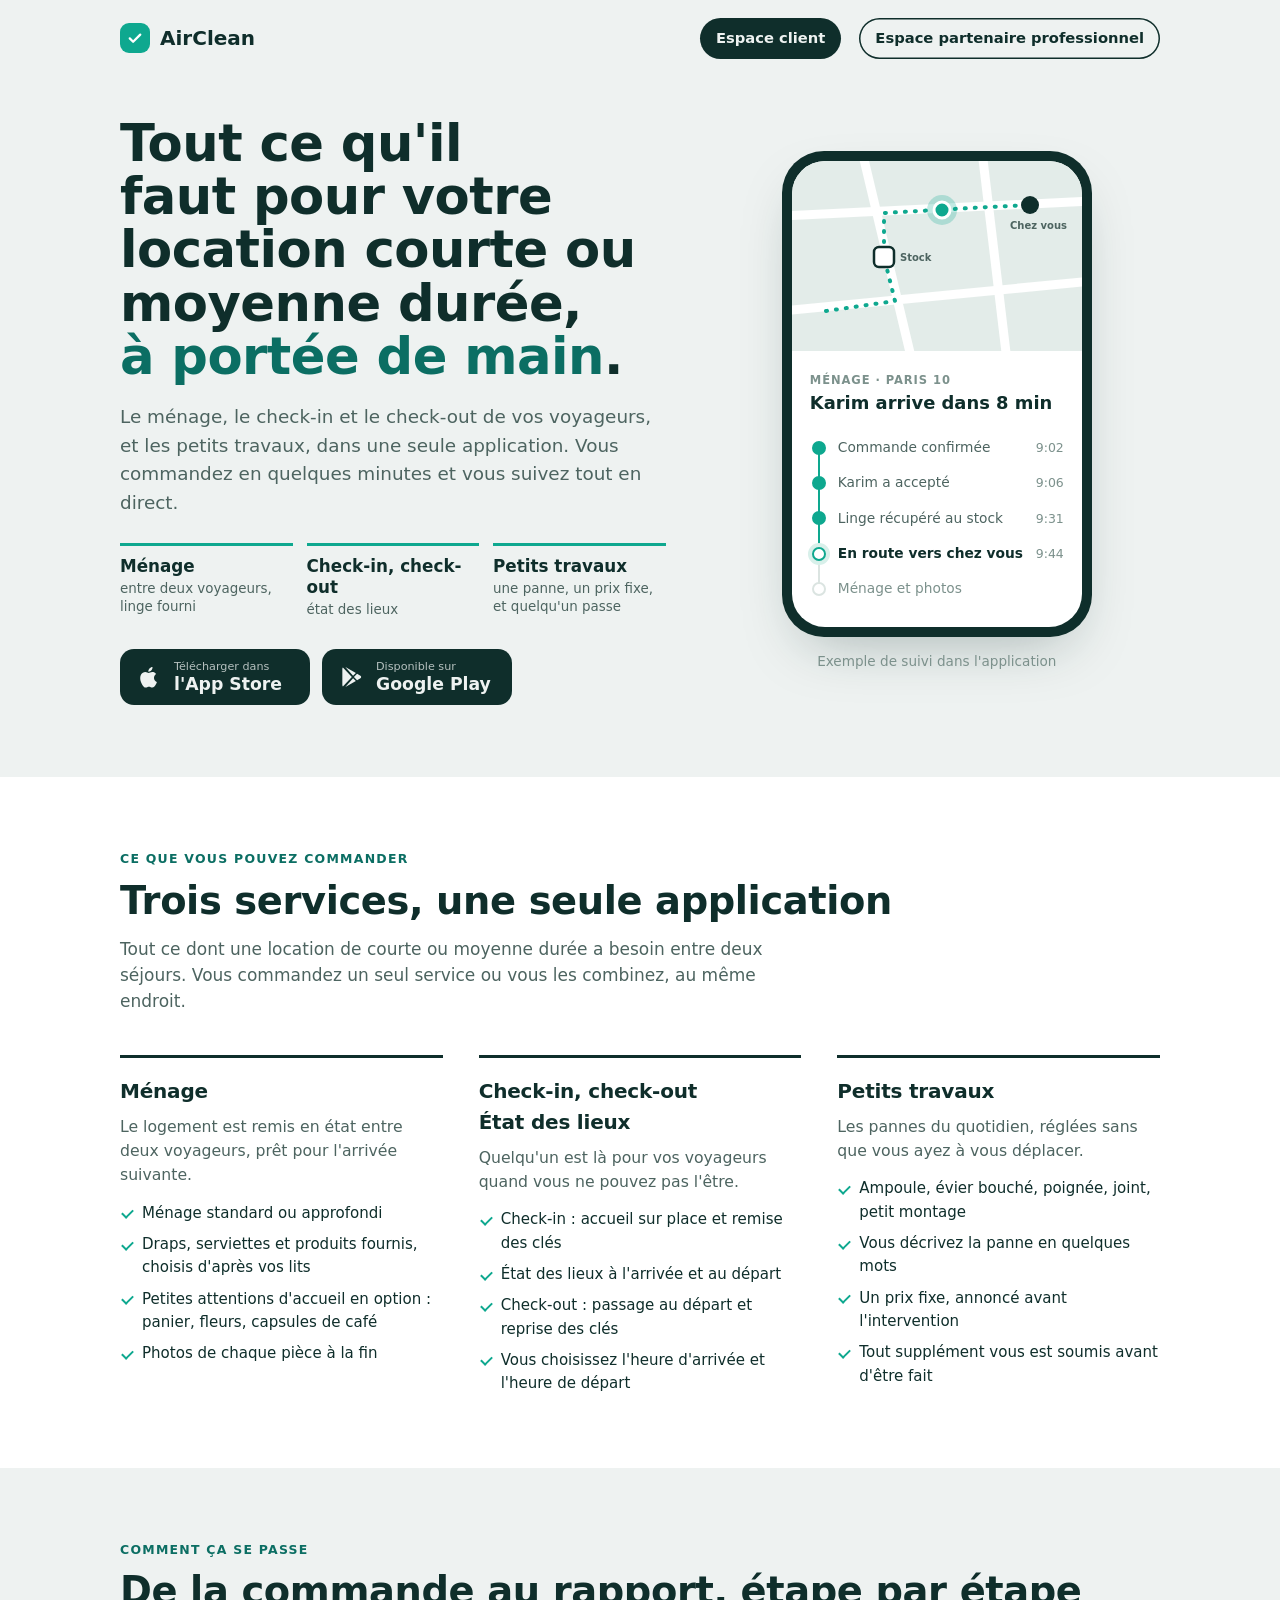
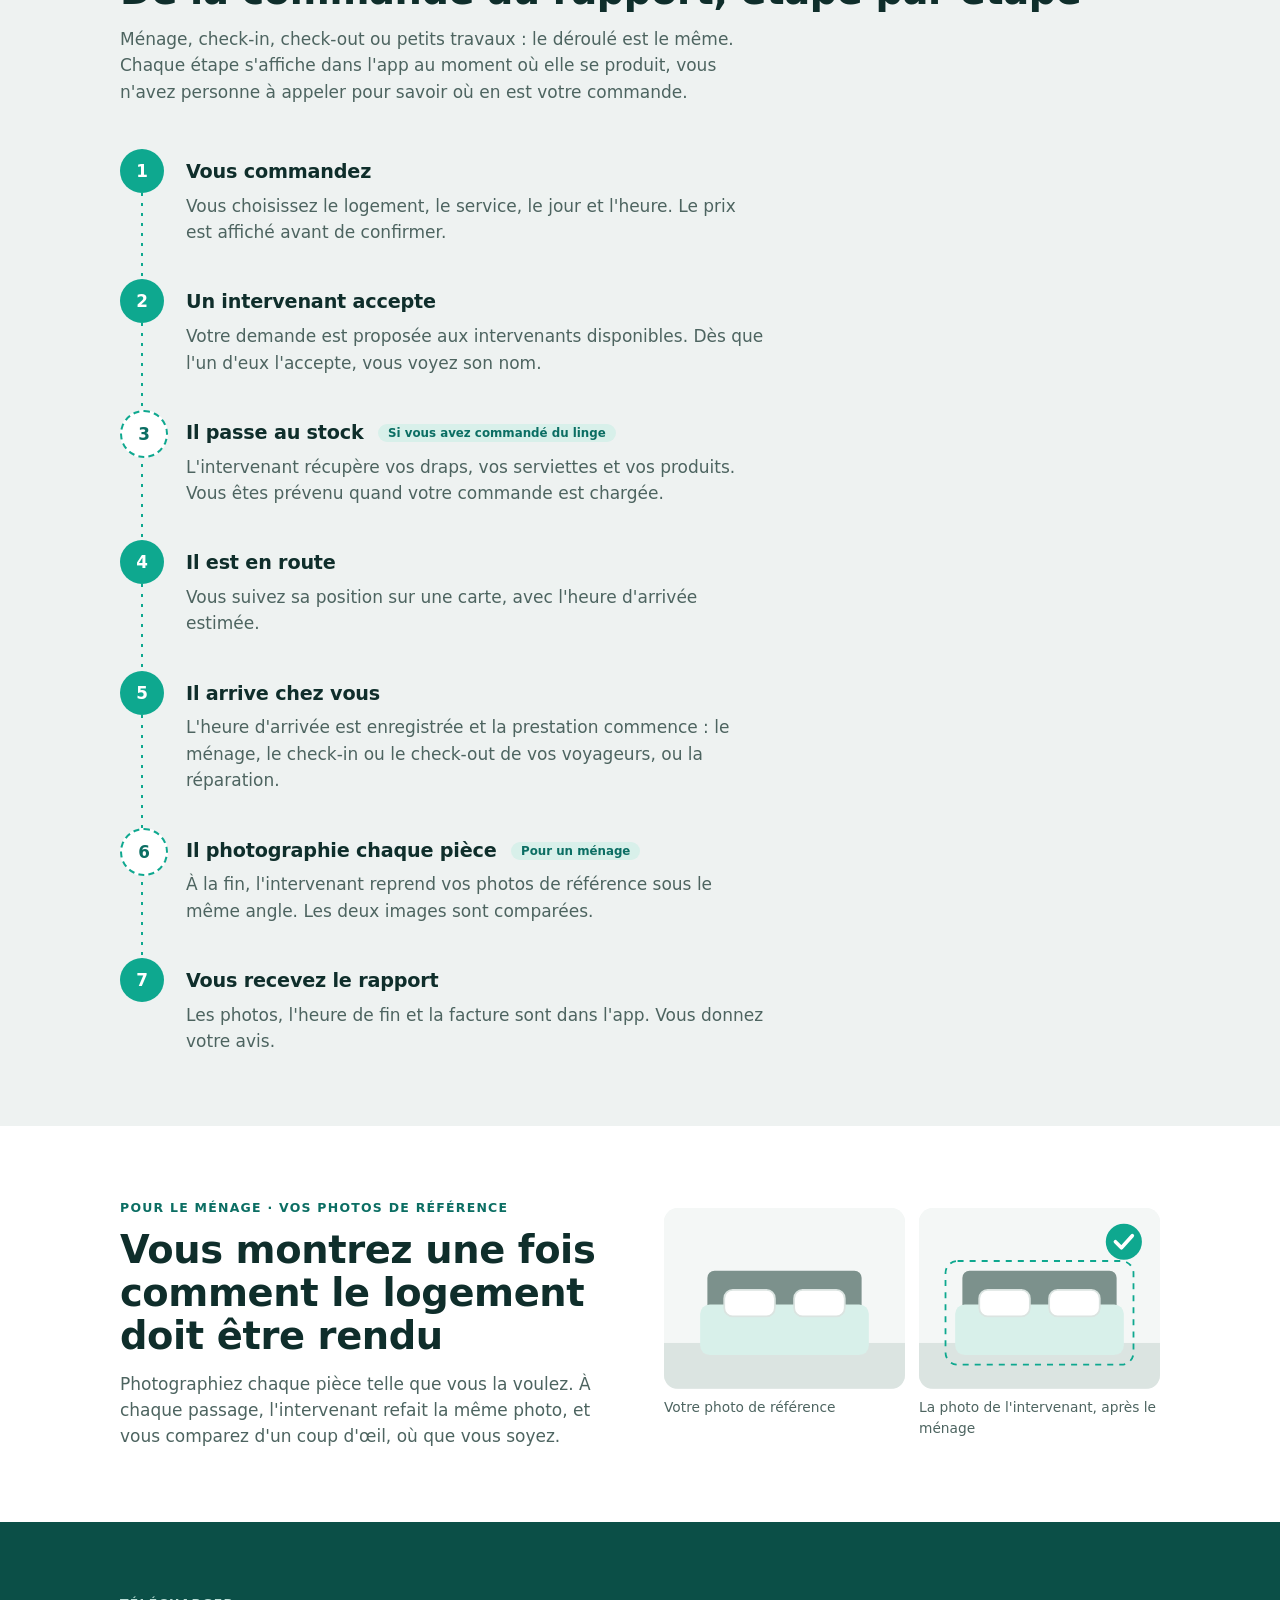
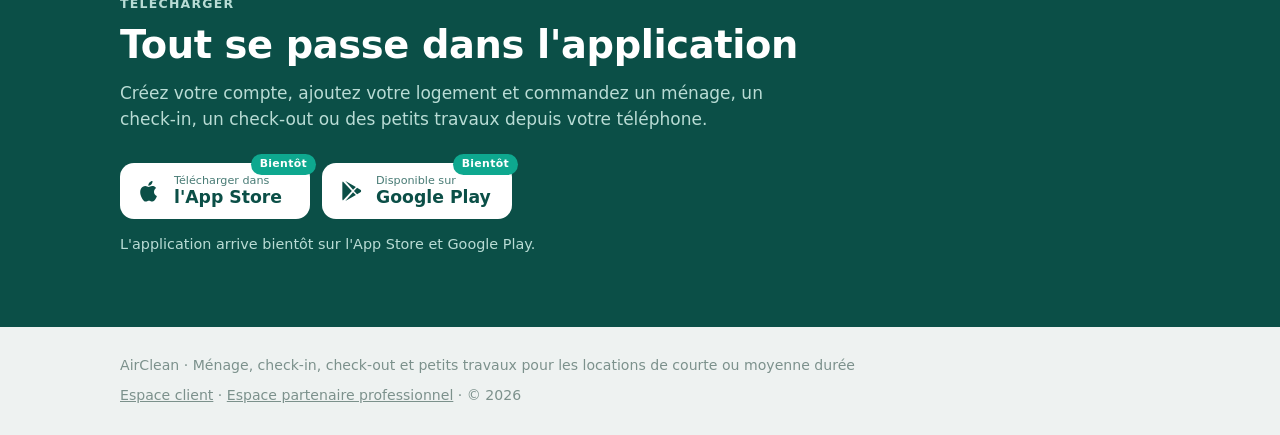
<file: index.html>
<!doctype html>
<html lang="fr">
<head>
<meta charset="utf-8">
<meta name="viewport" content="width=device-width, initial-scale=1, viewport-fit=cover">
<title>AirClean</title>
<meta name="description" content="Le ménage, le check-in et le check-out avec état des lieux, et les petits travaux de votre location de courte ou moyenne durée, dans une seule application. Vous commandez en quelques minutes et vous suivez tout en direct.">
<link rel="icon" href="icon.svg" type="image/svg+xml">
<style>
/* Mise en page : une colonne large et calme ; le parcours de l'intervenant est dessiné comme un
   itinéraire (une ligne, des arrêts), parce que c'est ce que le client voit dans l'app. */
:root {
  --bg: #eef2f1;
  --surface: #ffffff;
  --surface-2: #f4f7f6;
  --line: #dbe4e1;
  --ink: #0f2e2b;
  --ink-2: #4d6460;
  --ink-3: #7c918c;
  --brand: #0ea88f;
  --brand-deep: #0b6e63;
  --brand-soft: #d8f0ea;
  --on-brand: #ffffff;
  --band: #0b4f47;
  --band-ink: #ffffff;
  --band-ink-2: #b9dcd5;
  --phone: #0f2e2b;
  --map: #e3ece9;
  --map-road: #ffffff;
  --shadow: 0 24px 60px -24px rgba(15, 46, 43, .35);

  --display: ui-rounded, "SF Pro Rounded", "Nunito", "Segoe UI", system-ui, -apple-system, Roboto, sans-serif;
  --body: system-ui, -apple-system, "Segoe UI", Roboto, "Helvetica Neue", Arial, sans-serif;
  --gutter-l: max(20px, env(safe-area-inset-left, 0px));
  --gutter-r: max(20px, env(safe-area-inset-right, 0px));
}
@media (prefers-color-scheme: dark) {
  :root:not([data-theme="light"]) {
    --bg: #0b1715; --surface: #12221f; --surface-2: #172b27; --line: #243934;
    --ink: #e9f2f0; --ink-2: #a9bdb8; --ink-3: #7f9590;
    --brand: #2cc4a9; --brand-deep: #6fdcc7; --brand-soft: #16382f; --on-brand: #06231e;
    --band: #0f2d29; --band-ink: #ffffff; --band-ink-2: #a9cfc7;
    --phone: #030807; --map: #1b302b; --map-road: #2a443e;
    --shadow: 0 24px 60px -24px rgba(0, 0, 0, .7);
    color-scheme: dark;
  }
}
:root[data-theme="dark"] {
  --bg: #0b1715; --surface: #12221f; --surface-2: #172b27; --line: #243934;
  --ink: #e9f2f0; --ink-2: #a9bdb8; --ink-3: #7f9590;
  --brand: #2cc4a9; --brand-deep: #6fdcc7; --brand-soft: #16382f; --on-brand: #06231e;
  --band: #0f2d29; --band-ink: #ffffff; --band-ink-2: #a9cfc7;
  --phone: #030807; --map: #1b302b; --map-road: #2a443e;
  --shadow: 0 24px 60px -24px rgba(0, 0, 0, .7);
  color-scheme: dark;
}

* { box-sizing: border-box; }
html { scroll-behavior: smooth; }
body {
  margin: 0; background: var(--bg); color: var(--ink);
  font: 17px/1.55 var(--body); -webkit-font-smoothing: antialiased;
}
img, svg { max-width: 100%; }
a { color: inherit; }
:focus-visible { outline: 3px solid var(--brand); outline-offset: 3px; border-radius: 6px; }
h1, h2, h3 { font-family: var(--display); text-wrap: balance; margin: 0; letter-spacing: -.01em; }
p { margin: 0; }

.wrap { max-width: 1080px; margin-inline: auto; padding-left: var(--gutter-l); padding-right: var(--gutter-r); }

/* En-tête */
.top { padding-block: 18px; }
.top .wrap { display: flex; align-items: center; justify-content: space-between; gap: 16px; }
.logo { display: inline-flex; align-items: center; gap: 10px; font: 700 1.25rem var(--display); text-decoration: none; }
.logo-mark { width: 30px; height: 30px; border-radius: 9px; background: var(--brand); display: grid; place-items: center; }
.top-links { display: flex; align-items: center; gap: 10px 18px; flex-wrap: wrap; justify-content: flex-end; }
@media (max-width: 520px) { .top .wrap { flex-wrap: wrap; } .top-links { width: 100%; justify-content: flex-start; } }
.pill.pill-ghost { background: transparent; color: var(--ink); box-shadow: inset 0 0 0 1.5px var(--ink); }
.partner { font-weight: 600; font-size: .92rem; text-decoration: none; color: var(--ink-2); }
.partner:hover { color: var(--ink); text-decoration: underline; }
.pill {
  display: inline-block; padding: 9px 16px; border-radius: 999px; text-decoration: none;
  background: var(--ink); color: var(--bg); font-weight: 600; font-size: .92rem;
}

/* Ouverture */
.hero .wrap {
  display: grid; grid-template-columns: minmax(0, 1.1fr) minmax(0, .9fr);
  gap: 48px; align-items: center; padding-block: 40px 72px;
}
.hero h1 { font-size: clamp(2rem, 4.4vw, 3.2rem); line-height: 1.04; font-weight: 800; }
.hero h1 em { font-style: normal; color: var(--brand-deep); }
.lede { margin-top: 20px; font-size: 1.15rem; color: var(--ink-2); max-width: 34em; }
.trio { list-style: none; margin: 26px 0 0; padding: 0; display: grid; grid-template-columns: repeat(3, minmax(0, 1fr)); gap: 14px; max-width: 34em; }
.trio a { display: block; height: 100%; padding-top: 10px; border-top: 3px solid var(--brand); text-decoration: none; }
.trio b { display: block; font: 700 1.05rem/1.25 var(--display); }
.trio span { display: block; margin-top: 3px; font-size: .84rem; line-height: 1.35; color: var(--ink-2); }
.stores { display: flex; flex-wrap: wrap; gap: 12px; margin-top: 30px; }
.store {
  display: inline-flex; align-items: center; gap: 12px; min-width: 190px;
  padding: 11px 18px 11px 16px; border-radius: 14px; text-decoration: none;
  background: var(--ink); color: var(--bg); position: relative;
}
.store svg { width: 26px; height: 26px; flex: none; fill: currentColor; }
.store small { display: block; font-size: .7rem; opacity: .75; line-height: 1.2; }
.store b { display: block; font: 700 1.08rem/1.2 var(--display); }
.store .soon {
  position: absolute; top: -9px; right: -6px; padding: 2px 9px; border-radius: 999px;
  background: var(--brand); color: var(--on-brand); font-size: .68rem; font-weight: 700; letter-spacing: .03em;
}
.store[aria-disabled="true"] { cursor: default; }
.hint { margin-top: 14px; font-size: .9rem; color: var(--ink-3); }

/* Téléphone d'exemple */
.phone-col { display: grid; justify-items: center; gap: 14px; }
.phone {
  width: min(100%, 310px); border-radius: 42px; padding: 10px; background: var(--phone);
  box-shadow: var(--shadow);
}
.screen { border-radius: 33px; overflow: hidden; background: var(--surface); }
.map { display: block; width: 100%; height: auto; background: var(--map); }
.map .road { stroke: var(--map-road); stroke-width: 9; stroke-linecap: round; fill: none; }
.map .route { stroke: var(--brand); stroke-width: 4; stroke-linecap: round; stroke-linejoin: round; stroke-dasharray: 1 9; fill: none; }
.map .stop { fill: var(--surface); stroke: var(--ink); stroke-width: 2.5; }
.map .home { fill: var(--ink); }
.map text { font: 600 10px var(--body); fill: var(--ink-2); }
.agent { transition: transform 1.4s cubic-bezier(.5, 0, .2, 1); }
.agent circle:first-child { fill: var(--brand); opacity: .25; }
.agent circle:last-child { fill: var(--brand); stroke: var(--surface); stroke-width: 3; }
.status { padding: 14px 18px 4px; }
.status small { color: var(--ink-3); font-size: .72rem; text-transform: uppercase; letter-spacing: .08em; font-weight: 600; }
.status strong { display: block; font: 700 1.12rem/1.3 var(--display); min-height: 1.5em; }
.track { list-style: none; margin: 0; padding: 8px 18px 20px; }
.track li {
  display: grid; grid-template-columns: 18px 1fr auto; gap: 10px; align-items: center;
  padding-block: 7px; font-size: .86rem; color: var(--ink-3); position: relative;
}
.track li::before {
  content: ""; width: 10px; height: 10px; border-radius: 50%; justify-self: center;
  border: 2px solid var(--line); background: var(--surface); z-index: 1;
}
.track li + li::after {
  content: ""; position: absolute; left: 8px; top: -50%; height: 100%; width: 2px; background: var(--line);
}
.track li.done { color: var(--ink-2); }
.track li.done::before { background: var(--brand); border-color: var(--brand); }
.track li.done + li::after, .track li.now::after { background: var(--brand); }
.track li.now { color: var(--ink); font-weight: 650; }
.track li.now::before { border-color: var(--brand); box-shadow: 0 0 0 4px var(--brand-soft); }
.track time { font-variant-numeric: tabular-nums; font-size: .78rem; color: var(--ink-3); font-weight: 400; }
.caption { font-size: .85rem; color: var(--ink-3); }

/* Sections */
section { padding-block: 72px; }
.eyebrow { font-size: .78rem; font-weight: 700; letter-spacing: .1em; text-transform: uppercase; color: var(--brand-deep); }
h2 { font-size: clamp(1.7rem, 3.4vw, 2.4rem); line-height: 1.12; font-weight: 800; margin-top: 10px; }
.intro { margin-top: 14px; color: var(--ink-2); max-width: 38em; }

.services { background: var(--surface); }
.three { display: grid; grid-template-columns: repeat(3, minmax(0, 1fr)); gap: 36px; margin-top: 40px; }
.three > div { border-top: 3px solid var(--ink); padding-top: 18px; }
.three h3 { font-size: 1.25rem; }
.three p { margin-top: 8px; color: var(--ink-2); font-size: .98rem; }
.three ul { list-style: none; margin: 14px 0 0; padding: 0; display: grid; gap: 8px; font-size: .94rem; }
.three li { position: relative; padding-left: 22px; }
.three li::before { content: ""; position: absolute; left: 2px; top: .5em; width: 9px; height: 5px; border-left: 2px solid var(--brand); border-bottom: 2px solid var(--brand); transform: rotate(-45deg); }
.three > div, .route-list li { scroll-margin-top: 20px; }

/* Le parcours, dessiné comme un itinéraire */
.route-list { list-style: none; margin: 44px 0 0; padding: 0; max-width: 720px; counter-reset: stop; }
.route-list li {
  counter-increment: stop; position: relative;
  display: grid; grid-template-columns: 44px minmax(0, 1fr); gap: 22px; padding-bottom: 34px;
}
.route-list li:last-child { padding-bottom: 0; }
.route-list li::before {
  content: counter(stop); width: 44px; height: 44px; border-radius: 50%; z-index: 1;
  display: grid; place-items: center; background: var(--brand); color: var(--on-brand);
  font: 800 1.05rem var(--display);
}
.route-list li:not(:last-child)::after {
  content: ""; position: absolute; left: 21px; top: 44px; bottom: 0; width: 2px;
  background: repeating-linear-gradient(to bottom, var(--brand) 0 3px, transparent 3px 10px);
}
.route-list li.detour::before { background: var(--surface); color: var(--brand-deep); border: 2px dashed var(--brand); }
.route-list h3 { font-size: 1.2rem; padding-top: 8px; }
.route-list p { margin-top: 6px; color: var(--ink-2); max-width: 34em; }
.tag {
  display: inline-block; margin-left: 8px; padding: 2px 10px; border-radius: 999px; vertical-align: middle;
  background: var(--brand-soft); color: var(--brand-deep); font: 600 .74rem var(--body); letter-spacing: 0;
}

/* Photos de référence */
.proof { background: var(--surface); }
.proof .wrap { display: grid; grid-template-columns: minmax(0, 1fr) minmax(0, 1fr); gap: 48px; align-items: center; }
.pair { display: grid; grid-template-columns: 1fr 1fr; gap: 14px; }
.pair figure { margin: 0; }
.pair svg { display: block; width: 100%; height: auto; border-radius: 14px; background: var(--surface-2); }
.pair .wall { fill: var(--surface-2); }
.pair .floor { fill: var(--line); }
.pair .bed { fill: var(--brand-soft); }
.pair .frame { fill: var(--ink-3); }
.pair .pillow { fill: var(--surface); stroke: var(--line); stroke-width: 1.5; }
.pair .guide { fill: none; stroke: var(--brand); stroke-width: 1.5; stroke-dasharray: 5 5; }
.pair .ok { fill: var(--brand); }
.pair .tick { fill: none; stroke: var(--on-brand); stroke-width: 3; stroke-linecap: round; stroke-linejoin: round; }
.pair figcaption { margin-top: 8px; font-size: .86rem; color: var(--ink-2); }

/* Téléchargement */
.get { background: var(--band); color: var(--band-ink); text-align: left; }
.get .eyebrow { color: var(--band-ink-2); }
.get .intro, .get .hint { color: var(--band-ink-2); }
.get .store { background: var(--band-ink); color: var(--band); }

footer { padding-block: 28px; font-size: .88rem; color: var(--ink-3); }
footer .wrap { display: flex; flex-wrap: wrap; gap: 8px 24px; justify-content: space-between; }

@media (max-width: 820px) {
  .hero .wrap, .proof .wrap { grid-template-columns: minmax(0, 1fr); gap: 40px; }
  .hero .wrap { padding-block: 20px 56px; }
  .three { grid-template-columns: minmax(0, 1fr); gap: 26px; }
  section { padding-block: 56px; }
  .route-list li { gap: 16px; }
  .tag { margin: 6px 0 0; display: table; }
}
@media (prefers-reduced-motion: reduce) {
  html { scroll-behavior: auto; }
  .agent { transition: none; }
}
</style>
</head>
<body>

<header class="top">
  <div class="wrap">
    <a class="logo" href="#" aria-label="AirClean, accueil">
      <span class="logo-mark" aria-hidden="true">
        <svg viewBox="0 0 24 24" width="18" height="18"><path d="M5 12.5l4.5 4.5L19 7.5" fill="none" stroke="#fff" stroke-width="3" stroke-linecap="round" stroke-linejoin="round"/></svg>
      </span>
      AirClean
    </a>
    <nav class="top-links" aria-label="Accès">
      <a class="pill" href="https://airclean-client.pages.dev/">Espace client</a>
      <a class="pill pill-ghost" href="partenaires/">Espace partenaire professionnel</a>
    </nav>
  </div>
</header>

<main>
  <div class="hero">
    <div class="wrap">
      <div>
        <h1>Tout ce qu'il faut pour votre location courte ou moyenne durée, <em>à portée de main</em>.</h1>
        <p class="lede">Le ménage, le check-in et le check-out de vos voyageurs, et les petits travaux, dans une seule application. Vous commandez en quelques minutes et vous suivez tout en direct.</p>
        <ul class="trio">
          <li><a href="#menage"><b>Ménage</b><span>entre deux voyageurs, linge fourni</span></a></li>
          <li><a href="#checkin"><b>Check-in, check-out</b><span>état des lieux</span></a></li>
          <li><a href="#travaux"><b>Petits travaux</b><span>une panne, un prix fixe, et quelqu'un passe</span></a></li>
        </ul>
        <div class="stores">
          <a class="store" data-store="ios" href="#telecharger">
            <svg viewBox="0 0 24 24" aria-hidden="true"><path d="M16.6 12.7c0-2.3 1.9-3.4 2-3.5-1.1-1.6-2.8-1.8-3.4-1.8-1.4-.2-2.8.8-3.5.8-.7 0-1.9-.8-3.1-.8-1.6 0-3.1.9-3.9 2.4-1.7 2.9-.4 7.2 1.2 9.5.8 1.2 1.7 2.4 3 2.4 1.2-.1 1.7-.8 3.1-.8s1.9.8 3.1.7c1.3 0 2.1-1.2 2.9-2.3.9-1.3 1.3-2.6 1.3-2.7-.1 0-2.7-1-2.7-3.9zM14.3 5.8c.6-.8 1.1-1.9.9-3-.9 0-2.1.6-2.8 1.4-.6.7-1.1 1.8-1 2.9 1.1.1 2.2-.5 2.9-1.3z"/></svg>
            <span><small>Télécharger dans</small><b>l'App Store</b></span>
          </a>
          <a class="store" data-store="android" href="#telecharger">
            <svg viewBox="0 0 24 24" aria-hidden="true"><path d="M4.5 3.3c-.3.3-.5.7-.5 1.3v14.8c0 .6.2 1 .5 1.3l8.3-8.7zM13.9 13.1l2.6 2.7-9.7 5.5zM13.9 10.9L6.8 2.7l9.7 5.5zM17.6 9l3.1 1.8c.9.5.9 1.9 0 2.4L17.6 15l-2.9-3z"/></svg>
            <span><small>Disponible sur</small><b>Google Play</b></span>
          </a>
        </div>
      </div>

      <div class="phone-col">
        <div class="phone" aria-label="Exemple d'écran de suivi dans l'application">
          <div class="screen">
            <svg class="map" viewBox="0 0 290 190" role="img" aria-label="Carte : l'intervenant passe par le stock puis se rend au logement">
              <path class="road" d="M-10 150 L300 120"/>
              <path class="road" d="M70 -10 L120 200"/>
              <path class="road" d="M190 -10 L215 200"/>
              <path class="road" d="M-10 55 L300 40"/>
              <path class="route" d="M34 150 L103 140 L92 96 L92 52 L196 46 L238 44"/>
              <rect class="stop" x="82" y="86" width="20" height="20" rx="5"/>
              <text x="108" y="100">Stock</text>
              <circle class="home" cx="238" cy="44" r="9"/>
              <text x="218" y="68">Chez vous</text>
              <g class="agent" id="agent" style="transform: translate(150px, 49px)">
                <circle r="15"/><circle r="8"/>
              </g>
            </svg>
            <div class="status">
              <small>Ménage · Paris 10</small>
              <strong id="status">Karim arrive dans 8 min</strong>
            </div>
            <ol class="track" id="track">
              <li class="done"><span>Commande confirmée</span><time>9:02</time></li>
              <li class="done"><span>Karim a accepté</span><time>9:06</time></li>
              <li class="done"><span>Linge récupéré au stock</span><time>9:31</time></li>
              <li class="now"><span>En route vers chez vous</span><time>9:44</time></li>
              <li><span>Ménage et photos</span><time></time></li>
            </ol>
          </div>
        </div>
        <p class="caption">Exemple de suivi dans l'application</p>
      </div>
    </div>
  </div>

  <section class="services" id="services">
    <div class="wrap">
      <p class="eyebrow">Ce que vous pouvez commander</p>
      <h2>Trois services, une seule application</h2>
      <p class="intro">Tout ce dont une location de courte ou moyenne durée a besoin entre deux séjours. Vous commandez un seul service ou vous les combinez, au même endroit.</p>
      <div class="three">
        <div id="menage">
          <h3>Ménage</h3>
          <p>Le logement est remis en état entre deux voyageurs, prêt pour l'arrivée suivante.</p>
          <ul>
            <li>Ménage standard ou approfondi</li>
            <li>Draps, serviettes et produits fournis, choisis d'après vos lits</li>
            <li>Petites attentions d'accueil en option : panier, fleurs, capsules de café</li>
            <li>Photos de chaque pièce à la fin</li>
          </ul>
        </div>
        <div id="checkin">
          <h3>Check-in, check-out<br>État des lieux</h3>
          <p>Quelqu'un est là pour vos voyageurs quand vous ne pouvez pas l'être.</p>
          <ul>
            <li>Check-in : accueil sur place et remise des clés</li>
            <li>État des lieux à l'arrivée et au départ</li>
            <li>Check-out : passage au départ et reprise des clés</li>
            <li>Vous choisissez l'heure d'arrivée et l'heure de départ</li>
          </ul>
        </div>
        <div id="travaux">
          <h3>Petits travaux</h3>
          <p>Les pannes du quotidien, réglées sans que vous ayez à vous déplacer.</p>
          <ul>
            <li>Ampoule, évier bouché, poignée, joint, petit montage</li>
            <li>Vous décrivez la panne en quelques mots</li>
            <li>Un prix fixe, annoncé avant l'intervention</li>
            <li>Tout supplément vous est soumis avant d'être fait</li>
          </ul>
        </div>
      </div>
    </div>
  </section>

  <section id="comment">
    <div class="wrap">
      <p class="eyebrow">Comment ça se passe</p>
      <h2>De la commande au rapport, étape par étape</h2>
      <p class="intro">Ménage, check-in, check-out ou petits travaux : le déroulé est le même. Chaque étape s'affiche dans l'app au moment où elle se produit, vous n'avez personne à appeler pour savoir où en est votre commande.</p>

      <ol class="route-list">
        <li>
          <div>
            <h3>Vous commandez</h3>
            <p>Vous choisissez le logement, le service, le jour et l'heure. Le prix est affiché avant de confirmer.</p>
          </div>
        </li>
        <li>
          <div>
            <h3>Un intervenant accepte</h3>
            <p>Votre demande est proposée aux intervenants disponibles. Dès que l'un d'eux l'accepte, vous voyez son nom.</p>
          </div>
        </li>
        <li class="detour">
          <div>
            <h3>Il passe au stock <span class="tag">Si vous avez commandé du linge</span></h3>
            <p>L'intervenant récupère vos draps, vos serviettes et vos produits. Vous êtes prévenu quand votre commande est chargée.</p>
          </div>
        </li>
        <li>
          <div>
            <h3>Il est en route</h3>
            <p>Vous suivez sa position sur une carte, avec l'heure d'arrivée estimée.</p>
          </div>
        </li>
        <li>
          <div>
            <h3>Il arrive chez vous</h3>
            <p>L'heure d'arrivée est enregistrée et la prestation commence : le ménage, le check-in ou le check-out de vos voyageurs, ou la réparation.</p>
          </div>
        </li>
        <li class="detour">
          <div>
            <h3>Il photographie chaque pièce <span class="tag">Pour un ménage</span></h3>
            <p>À la fin, l'intervenant reprend vos photos de référence sous le même angle. Les deux images sont comparées.</p>
          </div>
        </li>
        <li>
          <div>
            <h3>Vous recevez le rapport</h3>
            <p>Les photos, l'heure de fin et la facture sont dans l'app. Vous donnez votre avis.</p>
          </div>
        </li>
      </ol>
    </div>
  </section>

  <section class="proof">
    <div class="wrap">
      <div>
        <p class="eyebrow">Pour le ménage · vos photos de référence</p>
        <h2>Vous montrez une fois comment le logement doit être rendu</h2>
        <p class="intro">Photographiez chaque pièce telle que vous la voulez. À chaque passage, l'intervenant refait la même photo, et vous comparez d'un coup d'œil, où que vous soyez.</p>
      </div>
      <div class="pair" aria-hidden="true">
        <figure>
          <svg viewBox="0 0 200 150">
            <rect class="wall" width="200" height="150"/><rect class="floor" y="112" width="200" height="38"/>
            <rect class="frame" x="36" y="52" width="128" height="34" rx="6"/>
            <rect class="bed" x="30" y="80" width="140" height="42" rx="8"/>
            <rect class="pillow" x="50" y="68" width="42" height="22" rx="7"/><rect class="pillow" x="108" y="68" width="42" height="22" rx="7"/>
          </svg>
          <figcaption>Votre photo de référence</figcaption>
        </figure>
        <figure>
          <svg viewBox="0 0 200 150">
            <rect class="wall" width="200" height="150"/><rect class="floor" y="112" width="200" height="38"/>
            <rect class="frame" x="36" y="52" width="128" height="34" rx="6"/>
            <rect class="bed" x="30" y="80" width="140" height="42" rx="8"/>
            <rect class="pillow" x="50" y="68" width="42" height="22" rx="7"/><rect class="pillow" x="108" y="68" width="42" height="22" rx="7"/>
            <rect class="guide" x="22" y="44" width="156" height="86" rx="10"/>
            <circle class="ok" cx="170" cy="28" r="15"/><path class="tick" d="M163 28l5 5 9-10"/>
          </svg>
          <figcaption>La photo de l'intervenant, après le ménage</figcaption>
        </figure>
      </div>
    </div>
  </section>

  <section class="get" id="telecharger">
    <div class="wrap">
      <p class="eyebrow">Télécharger</p>
      <h2>Tout se passe dans l'application</h2>
      <p class="intro">Créez votre compte, ajoutez votre logement et commandez un ménage, un check-in, un check-out ou des petits travaux depuis votre téléphone.</p>
      <div class="stores">
        <a class="store" data-store="ios" data-final href="#telecharger">
          <svg viewBox="0 0 24 24" aria-hidden="true"><path d="M16.6 12.7c0-2.3 1.9-3.4 2-3.5-1.1-1.6-2.8-1.8-3.4-1.8-1.4-.2-2.8.8-3.5.8-.7 0-1.9-.8-3.1-.8-1.6 0-3.1.9-3.9 2.4-1.7 2.9-.4 7.2 1.2 9.5.8 1.2 1.7 2.4 3 2.4 1.2-.1 1.7-.8 3.1-.8s1.9.8 3.1.7c1.3 0 2.1-1.2 2.9-2.3.9-1.3 1.3-2.6 1.3-2.7-.1 0-2.7-1-2.7-3.9zM14.3 5.8c.6-.8 1.1-1.9.9-3-.9 0-2.1.6-2.8 1.4-.6.7-1.1 1.8-1 2.9 1.1.1 2.2-.5 2.9-1.3z"/></svg>
          <span><small>Télécharger dans</small><b>l'App Store</b></span>
        </a>
        <a class="store" data-store="android" data-final href="#telecharger">
          <svg viewBox="0 0 24 24" aria-hidden="true"><path d="M4.5 3.3c-.3.3-.5.7-.5 1.3v14.8c0 .6.2 1 .5 1.3l8.3-8.7zM13.9 13.1l2.6 2.7-9.7 5.5zM13.9 10.9L6.8 2.7l9.7 5.5zM17.6 9l3.1 1.8c.9.5.9 1.9 0 2.4L17.6 15l-2.9-3z"/></svg>
          <span><small>Disponible sur</small><b>Google Play</b></span>
        </a>
      </div>
      <p class="hint" id="soon-note" hidden>L'application arrive bientôt sur l'App Store et Google Play.</p>
    </div>
  </section>
</main>

<footer>
  <div class="wrap">
    <span>AirClean · Ménage, check-in, check-out et petits travaux pour les locations de courte ou moyenne durée</span>
    <span><a href="https://airclean-client.pages.dev/">Espace client</a> · <a href="partenaires/">Espace partenaire professionnel</a> · © 2026</span>
  </div>
</footer>

<script>
/* ─── À RENSEIGNER le jour de la sortie : adresses des fiches sur les stores. ───
   Tant qu'une adresse est vide, le bouton porte la mention « Bientôt » et ne mène nulle part. */
var STORES = {
  ios: "",      // ex. https://apps.apple.com/fr/app/…/id…
  android: ""   // ex. https://play.google.com/store/apps/details?id=com.airclean.client
};

(function () {
  var missing = false;
  document.querySelectorAll(".store").forEach(function (a) {
    var url = STORES[a.dataset.store];
    if (url) { a.href = url; a.rel = "noopener"; return; }
    missing = true;
    if (a.hasAttribute("data-final")) {
      a.setAttribute("aria-disabled", "true");
      a.removeAttribute("href");
      var s = document.createElement("span");
      s.className = "soon"; s.textContent = "Bientôt";
      a.appendChild(s);
    }
  });
  document.getElementById("soon-note").hidden = !missing;

  /* Le téléphone d'exemple rejoue le suivi. Sans animation demandée, il reste sur « en route ». */
  if (window.matchMedia("(prefers-reduced-motion: reduce)").matches) return;
  var steps = [
    { at: [34, 150], text: "Recherche d'un intervenant" },
    { at: [34, 150], text: "Karim se rend au stock" },
    { at: [92, 96],  text: "Votre linge est chargé" },
    { at: [150, 49], text: "Karim arrive dans 8 min" },
    { at: [238, 44], text: "Karim est sur place" }
  ];
  var rows = document.querySelectorAll("#track li");
  var agent = document.getElementById("agent");
  var status = document.getElementById("status");
  var i = 3;
  setInterval(function () {
    i = (i + 1) % steps.length;
    rows.forEach(function (li, n) { li.className = n < i ? "done" : n === i ? "now" : ""; });
    agent.style.transform = "translate(" + steps[i].at[0] + "px, " + steps[i].at[1] + "px)";
    status.textContent = steps[i].text;
  }, 2800);
})();
</script>
</body>
</html>
</file>
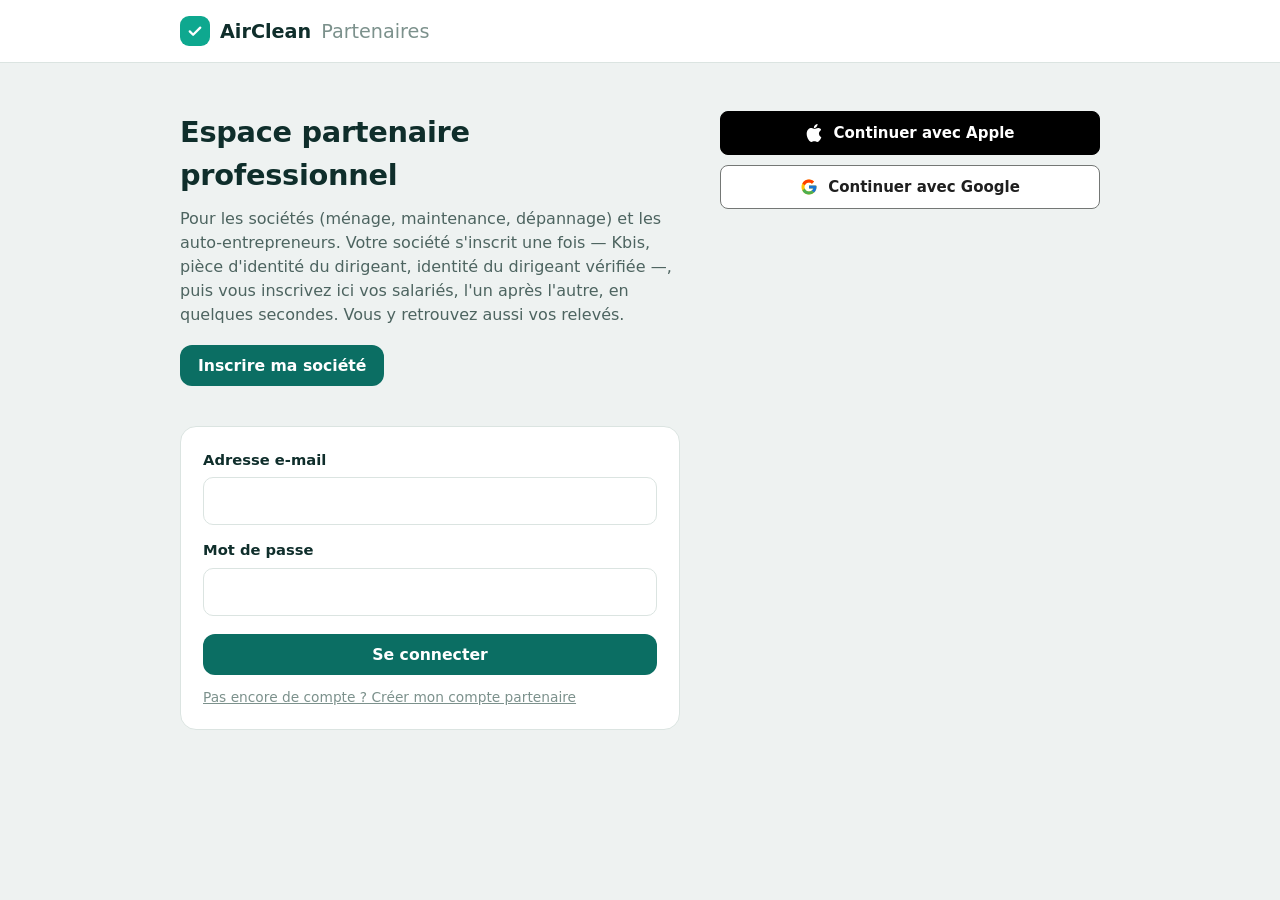
<file: partenaires/index.html>
<!doctype html>
<html lang="fr">
<head>
<meta charset="utf-8">
<meta name="viewport" content="width=device-width, initial-scale=1, viewport-fit=cover">
<!-- La page ne charge rien d'ailleurs (ni police, ni bibliothèque, ni mesure d'audience) et ne
     parle qu'au serveur d'AirClean. -->
<meta http-equiv="Content-Security-Policy" content="default-src 'none'; script-src 'self'; style-src 'self'; img-src 'self' blob:; connect-src https://ipwddkwtpcmieijhqpup.supabase.co http://localhost:54321; form-action 'none'; base-uri 'none'">
<meta name="referrer" content="no-referrer">
<meta name="robots" content="noindex">
<title>Espace partenaire professionnel · AirClean</title>
<link rel="icon" href="icon.svg" type="image/svg+xml">
<link rel="stylesheet" href="styles.css?v=2">
</head>
<body>

<header class="top">
  <div class="wrap">
    <a class="logo" href="../" aria-label="AirClean, retour au site">
      <span class="logo-mark" aria-hidden="true">
        <svg viewBox="0 0 24 24" width="18" height="18"><path d="M5 12.5l4.5 4.5L19 7.5" fill="none" stroke="#fff" stroke-width="3" stroke-linecap="round" stroke-linejoin="round"/></svg>
      </span>
      AirClean <span class="logo-sub">Partenaires</span>
    </a>
    <div class="who" id="who" hidden>
      <span id="who-name"></span>
      <button type="button" class="link" id="logout">Se déconnecter</button>
    </div>
  </div>
</header>

<main class="wrap">
  <p class="banner" id="banner" role="alert" hidden></p>

  <!-- Connexion -->
  <section id="view-login" hidden>
    <div class="login">
      <div>
        <h1>Espace partenaire professionnel</h1>
        <p class="lede">Pour les sociétés (ménage, maintenance, dépannage) et les auto-entrepreneurs. Votre société s'inscrit une fois — Kbis, pièce d'identité du dirigeant, identité du dirigeant vérifiée —, puis vous inscrivez ici vos salariés, l'un après l'autre, en quelques secondes. Vous y retrouvez aussi vos relevés.</p>
        <p class="cta"><a class="btn" href="https://airclean-intervenant.pages.dev/">Inscrire ma société</a></p>
      </div>
      <div class="oauth">
        <button type="button" class="provider apple" id="login-apple"><svg class="ico" viewBox="0 0 814 1000" aria-hidden="true"><path fill="currentColor" d="M788.1 340.9c-5.8 4.5-108.2 62.2-108.2 190.5 0 148.4 130.3 200.9 134.2 202.2-.6 3.2-20.7 71.9-68.7 141.9-42.8 61.6-87.5 123.1-155.5 123.1s-85.5-39.5-164-39.5c-76.5 0-103.7 40.8-165.9 40.8s-105.6-57-155.5-127C46.7 790.7 0 663 0 541.8c0-207.5 135.4-317.3 269-317.3 70.1 0 128.4 46.4 172.5 46.4 42.8 0 109.6-49.1 190.5-49.1 30.8 0 108.2 2.6 168.6 79.2zm-234-181.5c31.1-36.9 53.1-88.1 53.1-139.3 0-7.1-.6-14.3-1.9-20.1-50.6 1.9-110.8 33.7-147.1 75.8-28.5 32.4-55.1 83.6-55.1 135.5 0 7.8 1.3 15.6 1.9 18.1 3.2.6 8.4 1.3 13.6 1.3 45.4 0 102.5-30.4 135.5-71.3z"/></svg><span>Continuer avec Apple</span></button>
        <button type="button" class="provider google" id="login-google"><svg class="ico" viewBox="0 0 48 48" aria-hidden="true"><path fill="#FFC107" d="M43.6 20.5H42V20H24v8h11.3c-1.6 4.7-6.1 8-11.3 8-6.6 0-12-5.4-12-12s5.4-12 12-12c3.1 0 5.8 1.2 7.9 3.1l5.7-5.7C34 6.1 29.3 4 24 4 12.9 4 4 12.9 4 24s8.9 20 20 20 20-8.9 20-20c0-1.3-.1-2.6-.4-3.5z"/><path fill="#FF3D00" d="M6.3 14.7l6.6 4.8C14.7 15.1 19 12 24 12c3.1 0 5.8 1.2 7.9 3.1l5.7-5.7C34 6.1 29.3 4 24 4 16.3 4 9.7 8.3 6.3 14.7z"/><path fill="#4CAF50" d="M24 44c5.2 0 9.9-2 13.4-5.2l-6.2-5.2C29.2 35.1 26.7 36 24 36c-5.2 0-9.6-3.3-11.3-7.9l-6.5 5C9.5 39.6 16.2 44 24 44z"/><path fill="#1976D2" d="M43.6 20.5H42V20H24v8h11.3c-.8 2.3-2.2 4.2-4.1 5.6l6.2 5.2C37 39.2 44 34 44 24c0-1.3-.1-2.6-.4-3.5z"/></svg><span>Continuer avec Google</span></button>
      </div>
      <form id="login-form" class="card" novalidate>
        <label for="login-email">Adresse e-mail</label>
        <input id="login-email" type="email" autocomplete="username" required>
        <label for="login-password">Mot de passe</label>
        <input id="login-password" type="password" autocomplete="current-password" required>
        <p class="error" id="login-error" role="alert" hidden></p>
        <button type="submit" class="btn" id="login-submit">Se connecter</button>
        <p class="hint"><a href="#" id="show-signup">Pas encore de compte ? Créer mon compte partenaire</a></p>
      </form>
      <form id="signup-form" class="card" novalidate hidden>
        <h2>Créer mon compte partenaire</h2>
        <label for="signup-first">Prénom</label>
        <input id="signup-first" type="text" autocomplete="given-name" maxlength="60" required>
        <label for="signup-last">Nom</label>
        <input id="signup-last" type="text" autocomplete="family-name" maxlength="60" required>
        <label for="signup-email">Adresse e-mail</label>
        <input id="signup-email" type="email" autocomplete="username" maxlength="254" required>
        <label for="signup-password">Mot de passe (8 caractères au moins)</label>
        <input id="signup-password" type="password" autocomplete="new-password" minlength="8" required>
        <p class="error" id="signup-error" role="alert" hidden></p>
        <button type="submit" class="btn" id="signup-submit">Créer mon compte</button>
        <p class="hint"><a href="#" id="show-login">J'ai déjà un compte</a></p>
      </form>
      <form id="code-form" class="card" novalidate hidden>
        <h2>Vérifiez votre adresse</h2>
        <p class="hint" id="code-hint">Saisissez le code à six chiffres reçu par e-mail.</p>
        <label for="code-input">Code</label>
        <input id="code-input" type="text" inputmode="numeric" autocomplete="one-time-code" maxlength="6" required>
        <p class="error" id="code-error" role="alert" hidden></p>
        <button type="submit" class="btn" id="code-submit">Valider</button>
      </form>
    </div>
  </section>

  <!-- Pas de dossier d'intervenant -->
  <section id="view-employee" hidden>
    <h1>Votre compte est dans l'application</h1>
    <p class="lede">Vous êtes salarié d'une société partenaire : vous travaillez depuis l'application AirClean Pro, sur votre téléphone. Cet espace web est réservé aux sociétés partenaires.</p>
  </section>

  <section id="view-none" hidden>
    <h1>Pas encore partenaire</h1>
    <p class="lede">Ce compte n'a pas encore de dossier partenaire. Inscrivez votre société (Kbis, pièce d'identité du dirigeant), puis revenez ici pour inscrire vos salariés.</p>
    <p class="cta"><a class="btn" href="https://airclean-intervenant.pages.dev/">Inscrire ma société</a></p>
  </section>

  <!-- Espace -->
  <section id="view-app" hidden>
    <nav class="tabs" aria-label="Rubriques">
      <a href="#releves" data-tab="releves">Relevés</a>
      <a href="#salaries" data-tab="salaries" id="nav-salaries" hidden>Salariés</a>
      <a href="#compte" data-tab="compte">Mon compte</a>
    </nav>

    <div id="tab-releves" hidden>
      <h1>Relevés</h1>
      <div class="totals" id="totals"></div>
      <p class="note" id="billing-note"></p>
      <div class="row-between">
        <h2>Mois par mois</h2>
        <button type="button" class="btn ghost small" id="export-csv">Exporter le détail (CSV)</button>
      </div>
      <div id="months"></div>
    </div>

    <div id="tab-salaries" hidden>
      <div class="row-between">
        <h1>Salariés</h1>
        <button type="button" class="btn" id="employee-add">Inscrire un salarié</button>
      </div>
      <p class="note" id="employees-note"></p>
      <div id="employees"></div>
    </div>

    <div id="tab-compte" hidden>
      <h1>Mon compte</h1>
      <dl class="facts" id="account"></dl>
      <p class="note">Pour modifier ces informations, utilisez l'application AirClean intervenant.</p>
    </div>
  </section>

  <p class="loading" id="loading">Chargement…</p>
</main>

<!-- Fiche d'un salarié -->
<dialog id="employee-dialog" aria-labelledby="employee-title">
  <form id="employee-form" novalidate>
    <h2 id="employee-title">Inscrire un salarié</h2>
    <p class="done" id="emp-done" role="status" hidden></p>

    <label for="emp-first">Prénom</label>
    <input id="emp-first" type="text" autocomplete="given-name" maxlength="60" required>

    <label for="emp-name">Nom</label>
    <input id="emp-name" type="text" autocomplete="family-name" maxlength="60" required>

    <label for="emp-email">Adresse e-mail du salarié</label>
    <input id="emp-email" type="email" autocomplete="off" maxlength="254" required>
    <p class="note">Il recevra à cette adresse l'invitation à créer son compte dans l'app AirClean Pro.</p>


    <p class="hint">Le salarié reçoit un e-mail d'invitation. Il crée son compte, renseigne lui-même son téléphone, puis vérifie son identité. Aucune pièce à envoyer.</p>

    <label class="check" for="emp-attest" id="emp-attest-row">
      <input id="emp-attest" type="checkbox">
      <span>J'atteste être l'employeur de cette personne.</span>
    </label>

    <p class="error" id="emp-error" role="alert" hidden></p>
    <div class="actions">
      <button type="button" class="btn ghost" id="emp-cancel">Annuler</button>
      <button type="submit" class="btn ghost" id="emp-next">Enregistrer et inscrire le suivant</button>
      <button type="submit" class="btn" id="emp-submit">Enregistrer</button>
    </div>
  </form>
</dialog>

<!-- Confirmation de retrait -->
<dialog id="confirm-dialog" aria-labelledby="confirm-title">
  <h2 id="confirm-title">Retirer ce salarié ?</h2>
  <p id="confirm-text"></p>
  <p class="error" id="confirm-error" role="alert" hidden></p>
  <div class="actions">
    <button type="button" class="btn ghost" id="confirm-no">Annuler</button>
    <button type="button" class="btn danger" id="confirm-yes">Retirer</button>
  </div>
</dialog>

<!-- Lecture d'une pièce -->
<dialog id="viewer" aria-label="Pièce déposée">
  <img id="viewer-img" alt="">
  <div class="actions"><button type="button" class="btn ghost" id="viewer-close">Fermer</button></div>
</dialog>

<script src="config.js"></script>
<script src="app.js?v=8"></script>
</body>
</html>
</file>
<file: partenaires/styles.css>
/* Espace partenaire — mêmes couleurs que le site vitrine, en version « outil » : dense, calme,
   lisible sur un ordinateur de bureau comme sur un téléphone. */
:root {
  --bg: #eef2f1;
  --surface: #ffffff;
  --surface-2: #f4f7f6;
  --line: #dbe4e1;
  --ink: #0f2e2b;
  --ink-2: #4d6460;
  --ink-3: #7c918c;
  --brand: #0ea88f;
  --brand-deep: #0b6e63;
  --brand-soft: #d8f0ea;
  --on-brand: #ffffff;
  --warn: #9a5a00;
  --warn-soft: #fdeed6;
  --danger: #b3261e;
  --danger-soft: #fbe3e1;
  --display: ui-rounded, "SF Pro Rounded", "Nunito", "Segoe UI", system-ui, -apple-system, Roboto, sans-serif;
  --body: system-ui, -apple-system, "Segoe UI", Roboto, "Helvetica Neue", Arial, sans-serif;
}
@media (prefers-color-scheme: dark) {
  :root {
    --bg: #0b1715; --surface: #12221f; --surface-2: #172b27; --line: #243934;
    --ink: #e9f2f0; --ink-2: #a9bdb8; --ink-3: #7f9590;
    --brand: #2cc4a9; --brand-deep: #6fdcc7; --brand-soft: #16382f; --on-brand: #06231e;
    --warn: #f0b860; --warn-soft: #3a2c12; --danger: #ff8a80; --danger-soft: #3d1a17;
    color-scheme: dark;
  }
}

* { box-sizing: border-box; }
body { margin: 0; background: var(--bg); color: var(--ink); font: 16px/1.5 var(--body); -webkit-font-smoothing: antialiased; }
h1, h2, h3 { font-family: var(--display); margin: 0; letter-spacing: -.01em; text-wrap: balance; }
h1 { font-size: 1.8rem; font-weight: 800; }
h2 { font-size: 1.15rem; font-weight: 700; }
p { margin: 0; }
a { color: inherit; }
[hidden] { display: none !important; }
:focus-visible { outline: 3px solid var(--brand); outline-offset: 2px; border-radius: 6px; }

.wrap { max-width: 960px; margin-inline: auto; padding-left: max(20px, env(safe-area-inset-left, 0px)); padding-right: max(20px, env(safe-area-inset-right, 0px)); }
/* `minmax(0, 1fr)` : sans lui, un tableau large élargirait toute la page sur un téléphone. */
main.wrap { padding-block: 16px 72px; display: grid; grid-template-columns: minmax(0, 1fr); gap: 20px; }

.top { padding-block: 16px; border-bottom: 1px solid var(--line); background: var(--surface); }
.top .wrap { display: flex; align-items: center; justify-content: space-between; gap: 16px; flex-wrap: wrap; }
.logo { display: inline-flex; align-items: center; gap: 10px; font: 700 1.2rem var(--display); text-decoration: none; }
.logo-mark { width: 30px; height: 30px; border-radius: 9px; background: var(--brand); display: grid; place-items: center; }
.logo-sub { font-weight: 500; color: var(--ink-3); }
.who { display: flex; align-items: center; gap: 14px; font-size: .92rem; color: var(--ink-2); }

.lede { margin-top: 10px; color: var(--ink-2); max-width: 36em; }
.note { color: var(--ink-2); font-size: .92rem; max-width: 46em; }
.hint { color: var(--ink-3); font-size: .86rem; }
.loading { color: var(--ink-3); }
.error { color: var(--danger); font-size: .92rem; }
.banner { padding: 12px 16px; border-radius: 12px; background: var(--danger-soft); color: var(--danger); }

/* Boutons et champs */
.btn {
  appearance: none; border: 0; cursor: pointer; padding: 11px 18px; border-radius: 12px;
  background: var(--brand-deep); color: #fff; font: 600 .98rem var(--body);
}
@media (prefers-color-scheme: dark) { .btn { color: #06231e; } }
.btn:disabled { opacity: .55; cursor: default; }
.btn.ghost { background: transparent; color: var(--ink); box-shadow: inset 0 0 0 1.5px var(--line); }
.btn.danger { background: var(--danger); color: #fff; }
@media (prefers-color-scheme: dark) { .btn.danger { color: #2a0b08; } }
.btn.small { padding: 7px 12px; font-size: .88rem; border-radius: 10px; }
.link { appearance: none; border: 0; background: none; padding: 0; cursor: pointer; color: var(--brand-deep); font: inherit; text-decoration: underline; }
label { display: block; font-weight: 600; font-size: .92rem; margin-top: 14px; }
input[type="text"], input[type="email"], input[type="password"], input[type="date"] {
  display: block; width: 100%; margin-top: 6px; padding: 11px 12px; border-radius: 10px;
  border: 1.5px solid var(--line); background: var(--surface); color: var(--ink); font: inherit;
}
input[type="file"] { display: block; margin-top: 8px; max-width: 100%; font: inherit; color: var(--ink-2); }
fieldset { border: 1.5px solid var(--line); border-radius: 12px; margin: 16px 0 0; padding: 12px 14px 14px; min-width: 0; }
legend { font-weight: 700; font-size: .95rem; padding: 0 6px; }
.req { font-weight: 500; font-size: .78rem; color: var(--ink-3); margin-left: 6px; }
.check { display: grid; grid-template-columns: auto 1fr; gap: 10px; align-items: start; font-weight: 500; }
.check input { margin-top: 4px; width: 18px; height: 18px; accent-color: var(--brand-deep); }
.check small { display: block; color: var(--ink-3); font-size: .84rem; font-weight: 400; }
.actions { display: flex; justify-content: flex-end; gap: 10px; flex-wrap: wrap; margin-top: 20px; }

/* Connexion */
.login { display: grid; grid-template-columns: minmax(0, 1fr) minmax(0, 380px); gap: 40px; align-items: start; padding-block: 32px; }
.card { background: var(--surface); border: 1px solid var(--line); border-radius: 16px; padding: 8px 22px 22px; }
.card .btn { width: 100%; margin-top: 18px; }
.card .hint, .card .error { margin-top: 12px; }

/* Onglets */
.tabs { display: flex; gap: 4px; flex-wrap: wrap; border-bottom: 1px solid var(--line); }
.tabs a { padding: 10px 14px; text-decoration: none; font-weight: 600; color: var(--ink-2); border-bottom: 3px solid transparent; margin-bottom: -1px; }
.tabs a[aria-current="page"] { color: var(--ink); border-bottom-color: var(--brand); }
#view-app > div { display: grid; grid-template-columns: minmax(0, 1fr); gap: 16px; padding-top: 8px; }
#view-app { display: grid; grid-template-columns: minmax(0, 1fr); gap: 12px; }
.row-between { display: flex; align-items: center; justify-content: space-between; gap: 12px; flex-wrap: wrap; }

/* Relevés */
.totals { display: grid; grid-template-columns: repeat(3, minmax(0, 1fr)); gap: 12px; }
.totals div { background: var(--surface); border: 1px solid var(--line); border-radius: 14px; padding: 14px 16px; }
.totals b { display: block; font: 800 1.6rem/1.2 var(--display); font-variant-numeric: tabular-nums; }
.totals span { color: var(--ink-2); font-size: .88rem; }
details.month { background: var(--surface); border: 1px solid var(--line); border-radius: 14px; }
details.month + details.month { margin-top: 10px; }
details.month summary { display: grid; grid-template-columns: 1fr auto auto; gap: 16px; align-items: baseline; padding: 14px 16px; cursor: pointer; list-style: none; }
details.month summary::-webkit-details-marker { display: none; }
details.month summary b { font: 700 1.02rem var(--display); text-transform: capitalize; }
details.month summary span { color: var(--ink-2); font-size: .9rem; }
details.month summary strong { font-variant-numeric: tabular-nums; }
.scroll { overflow-x: auto; border-top: 1px solid var(--line); }
table { width: 100%; border-collapse: collapse; font-size: .92rem; }
th, td { text-align: left; padding: 9px 16px; white-space: nowrap; }
th { color: var(--ink-3); font-weight: 600; font-size: .8rem; text-transform: uppercase; letter-spacing: .05em; }
td.num, th.num { text-align: right; font-variant-numeric: tabular-nums; }
tbody tr + tr td { border-top: 1px solid var(--line); }
.empty { padding: 28px 16px; text-align: center; color: var(--ink-2); background: var(--surface); border: 1px dashed var(--line); border-radius: 14px; }

/* Salariés */
.employee { background: var(--surface); border: 1px solid var(--line); border-radius: 14px; padding: 14px 16px; display: grid; gap: 10px; }
.employee + .employee { margin-top: 10px; }
.employee header { display: flex; justify-content: space-between; align-items: start; gap: 12px; flex-wrap: wrap; }
.employee h3 { font-size: 1.05rem; }
.employee .mail { color: var(--ink-2); font-size: .9rem; overflow-wrap: anywhere; }
.badge { display: inline-block; padding: 3px 10px; border-radius: 999px; font-size: .8rem; font-weight: 700; background: var(--brand-soft); color: var(--brand-deep); }
.badge.warn { background: var(--warn-soft); color: var(--warn); }
.badge.danger { background: var(--danger-soft); color: var(--danger); }
.docs { display: flex; flex-wrap: wrap; gap: 8px; align-items: center; font-size: .9rem; color: var(--ink-2); }
.employee .actions { margin-top: 0; justify-content: flex-start; }
.files { list-style: none; margin: 8px 0 0; padding: 0; display: grid; gap: 6px; font-size: .9rem; }
.files li { display: flex; justify-content: space-between; align-items: center; gap: 10px; padding: 6px 10px; background: var(--surface-2); border-radius: 8px; }

/* Compte */
.facts { margin: 0; display: grid; grid-template-columns: minmax(120px, 220px) minmax(0, 1fr); background: var(--surface); border: 1px solid var(--line); border-radius: 14px; overflow: hidden; }
.facts dt, .facts dd { margin: 0; padding: 12px 16px; border-top: 1px solid var(--line); }
.facts dt:first-of-type, .facts dt:first-of-type + dd { border-top: 0; }
.facts dt { color: var(--ink-2); font-size: .9rem; }
.facts dd { font-weight: 600; overflow-wrap: anywhere; }

/* Fenêtres */
dialog { border: 0; border-radius: 18px; padding: 22px; width: min(560px, calc(100vw - 32px)); max-height: calc(100vh - 32px); overflow-y: auto; background: var(--surface); color: var(--ink); }
dialog::backdrop { background: rgba(6, 20, 18, .55); }
dialog p { margin-top: 10px; color: var(--ink-2); }
#viewer { width: min(900px, calc(100vw - 32px)); }
#viewer img { display: block; max-width: 100%; max-height: 70vh; margin-inline: auto; border-radius: 10px; background: var(--surface-2); }

@media (max-width: 720px) {
  .login { grid-template-columns: minmax(0, 1fr); gap: 20px; padding-block: 12px; }
  .totals { grid-template-columns: minmax(0, 1fr); }
  .facts { grid-template-columns: minmax(0, 1fr); }
  .facts dd { border-top: 0; padding-top: 0; }
  details.month summary { grid-template-columns: 1fr auto; }
  details.month summary span { grid-column: 1; grid-row: 2; }
}

/* « ✓ X est inscrit. Au suivant. » — inscription des salariés à la chaîne. */
.done {
  margin: 0 0 12px;
  padding: 8px 12px;
  border-radius: 8px;
  background: #e7f6ec;
  color: #14632f;
  font-weight: 600;
}

/* Lien présenté comme un bouton (« Inscrire ma société »). */
a.btn { display: inline-block; text-decoration: none; }
.cta { margin-top: 18px; }

/* Connexion Apple et Google : boutons aux couleurs et logos officiels. */
.oauth { display: grid; gap: 10px; margin-bottom: 14px; }
.provider { display: flex; align-items: center; justify-content: center; gap: 10px; width: 100%; min-height: 44px; border-radius: 8px; font: inherit; font-size: 15px; font-weight: 600; cursor: pointer; }
.provider .ico { width: 18px; height: 18px; flex: none; }
.provider.apple { background: #000; color: #fff; border: 1px solid #000; }
.provider.google { background: #fff; color: #1f1f1f; border: 1px solid #747775; }
.provider:hover { filter: brightness(0.96); }
.provider:focus-visible { outline: 2px solid #1a73e8; outline-offset: 2px; }
</file>
